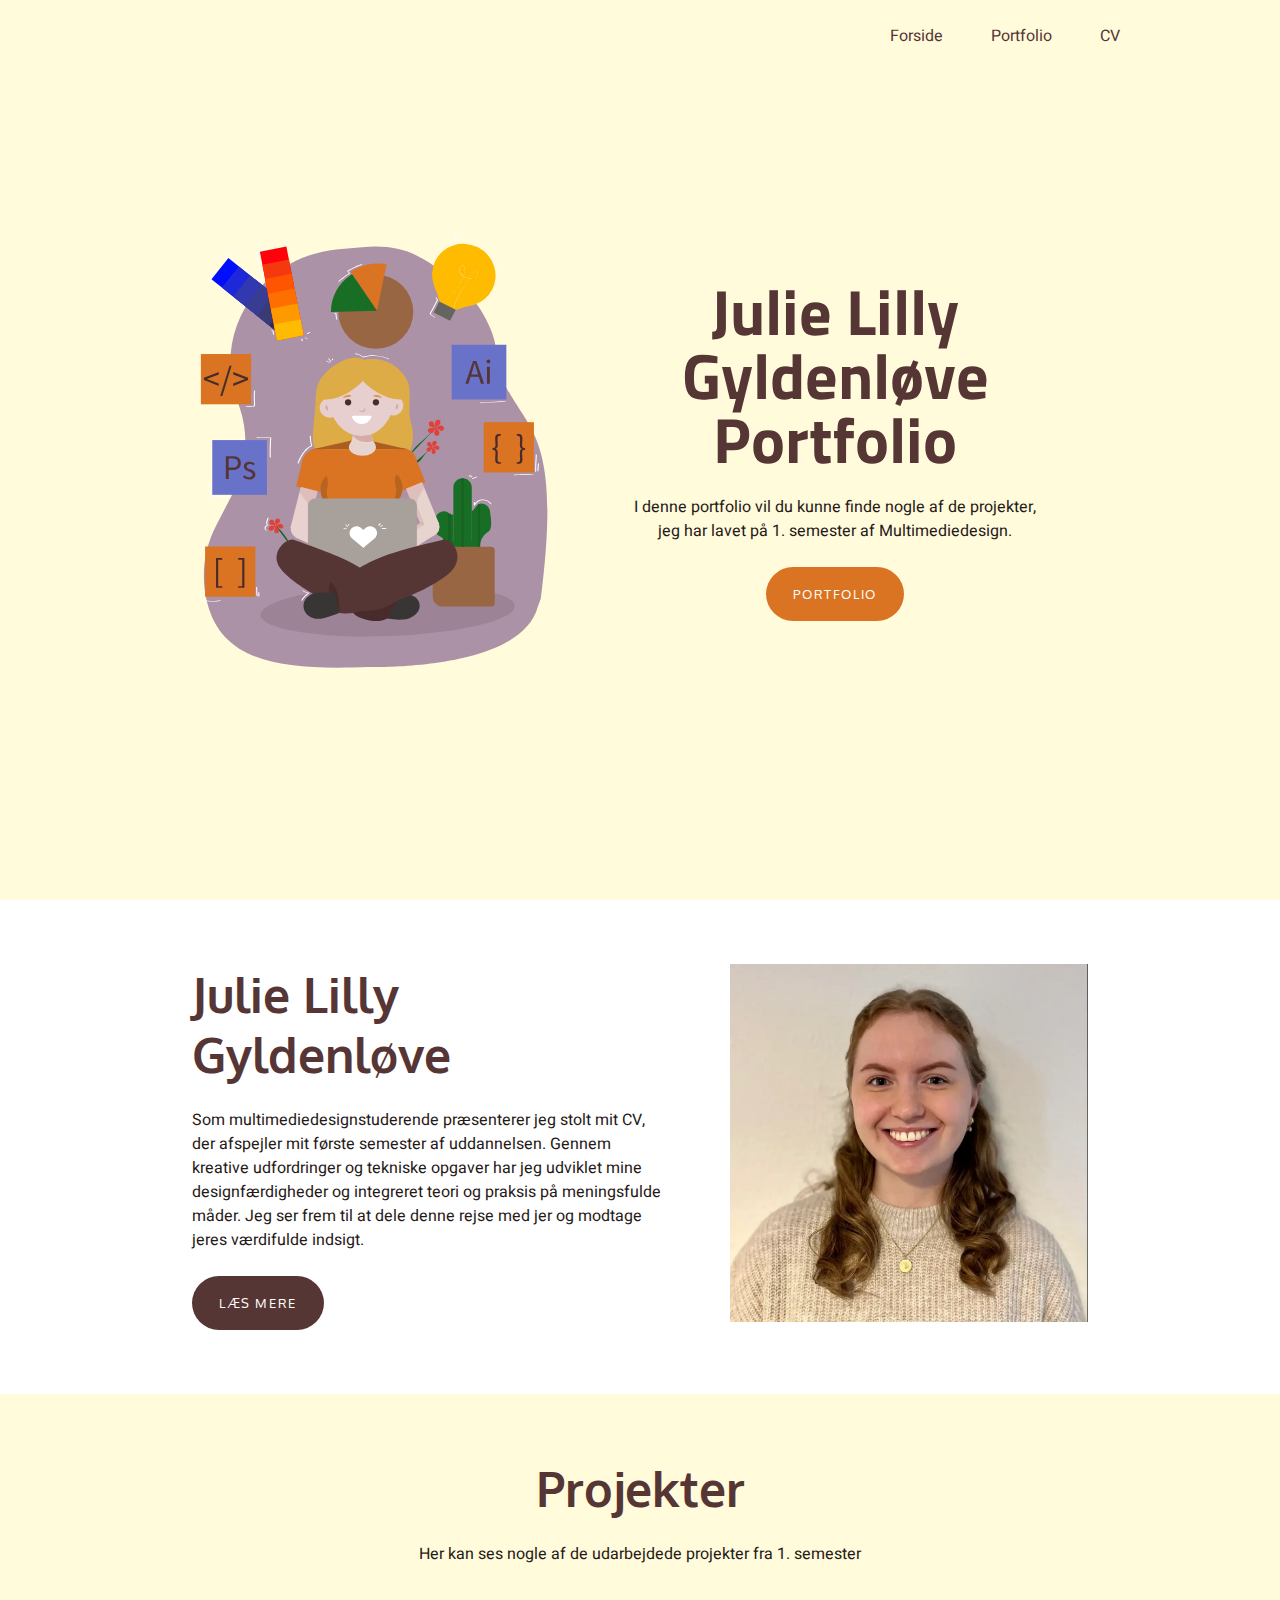
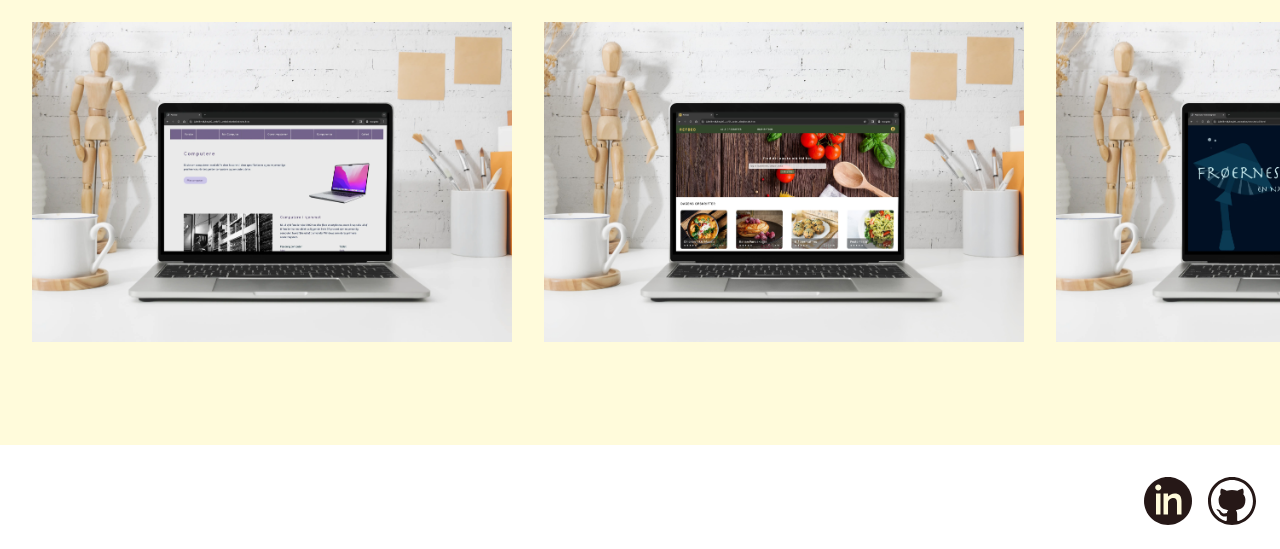
<file: index.html>
<!DOCTYPE html>
<html lang="da">

<head>
    <meta charset="UTF-8">
    <meta name="viewport" content="width=device-width, initial-scale=1.0">
    <title>Julie Lilly Gyldenløve</title>
    <link rel="stylesheet" href="css/layout.css">
    <link rel="stylesheet" href="css/style.css">
    <link rel="preconnect" href="https://fonts.googleapis.com">
    <link rel="preconnect" href="https://fonts.gstatic.com" crossorigin>
    <link href="https://fonts.googleapis.com/css2?family=Heebo&family=Oxygen&family=Titillium+Web:wght@600&display=swap"
        rel="stylesheet">
    <link rel="stylesheet"
        href="https://fonts.googleapis.com/css2?family=Material+Symbols+Outlined:opsz,wght,FILL,GRAD@24,400,0,0">
    <link href="https://fonts.googleapis.com/icon?family=Material+Icons" rel="stylesheet">
    <link rel="stylesheet" href="https://cdnjs.cloudflare.com/ajax/libs/font-awesome/4.7.0/css/font-awesome.min.css">
    <link rel="preconnect" href="https://fonts.googleapis.com">
    <link rel="preconnect" href="https://fonts.gstatic.com" crossorigin>
    <script src="js/script.js"></script>
    <link rel="apple-touch-icon" sizes="180x180" href="favicon_io/apple-touch-icon.png">
    <link rel="icon" type="image/png" sizes="32x32" href="favicon_io/favicon-32x32.png">
    <link rel="icon" type="image/png" sizes="16x16" href="favicon_io/favicon-16x16.png">
    <link rel="manifest" href="favicon_io/site.webmanifest">
</head>

<body>

    <header class="web">
        <ul class="web_ul">
            <li><a href="index.html">Forside</a></li>
            <li><a href="portfolio.html">Portfolio</a></li>
            <li><a href="cv.html">CV</a></li>
        </ul>
    </header>

    <header class="mobile">
        <button class="hamburger">
            <i class="menu_icon material-icons">menu</i>
            <i class="close_icon material-icons">close</i>
        </button>
    </header>

    <div class="menu">
        <ul>
            <li class="menu_item"><a href="index.html">Forside</a></li>
            <li class="menu_item"><a href="portfolio.html">Portfolio</a></li>
            <li class="menu_item"><a href="cv.html">CV</a></li>
        </ul>
    </div>

    <main id="forside">
        <section id="start" class="layout">
            <img src="img/Artboard_1.svg" alt="illustration af mig">
            <div class="info_1">
                <h1> Julie Lilly Gyldenløve <br> Portfolio</h1>
                <p>I denne portfolio vil du kunne finde nogle af de projekter, <br> jeg har lavet på 1. semester af
                    Multimediedesign.</p>
                <a href="portfolio.html" class="knap_1">Portfolio</a>
            </div>
        </section>

        <section class="layout om">
            <div class="info_2">
                <h2>Julie Lilly Gyldenløve</h2>
                <p>Som multimediedesignstuderende præsenterer jeg stolt mit CV, der afspejler mit første semester af
                    uddannelsen. Gennem kreative udfordringer og tekniske opgaver har jeg udviklet mine
                    designfærdigheder og integreret teori og praksis på meningsfulde måder. Jeg ser frem til at dele
                    denne rejse med jer og modtage jeres værdifulde indsigt.</p>
                <a href="cv.html" class="knap_2">Læs mere</a>
            </div>
            <img src="img/portrat.webp" alt="portrat af mig">
        </section>

        <section id="projekter">
            <h2>Projekter</h2>
            <p>Her kan ses nogle af de udarbejdede projekter fra 1. semester</p>
            <div id="projekt_container">
                <a href="https://julielilly.dk/kea/02_web/01_website/website/index.html" target="_blank"><img
                        src="img/02.01.02_img.webp" alt="Studiestartsprøven"></a>
                <a href="https://docs.google.com/document/d/1LIJ9eqHwDrVnFdRPIGnb3VKjPr7yW5uvbSWZep9XjMk/edit?usp=sharing"
                    target="_blank"><img src="img/03.04.02_img.jpg" alt="Dokumentation"></a>
                <a href="https://julielilly.dk/kea/04_animation/website/" target="_blank"><img
                        src="img/04.04.01_img.webp" alt="Temaopgave"></a>
                <a href="https://julielilly.github.io/videoopgave/" target="_blank"><img src="img/05.01.01_img.webp"
                        alt="Videosite"></a>
                <a href="https://magical-figolla-a3cc44.netlify.app/" target="_blank"><img src="img/05.02.01_img.webp"
                        alt="Virksomhedssite"></a>
            </div>
        </section>


    </main>

    <footer>
        <div id="socials">
            <a target="_blank" href="https://www.linkedin.com/in/julie-lilly-gyldenl%C3%B8ve-0870a6252/"
                id="linkedin_logo"></a>
            <a target="_blank" href="https://github.com/julielilly" id="github_logo"></a>
        </div>
    </footer>

</body>

</html>
</file>
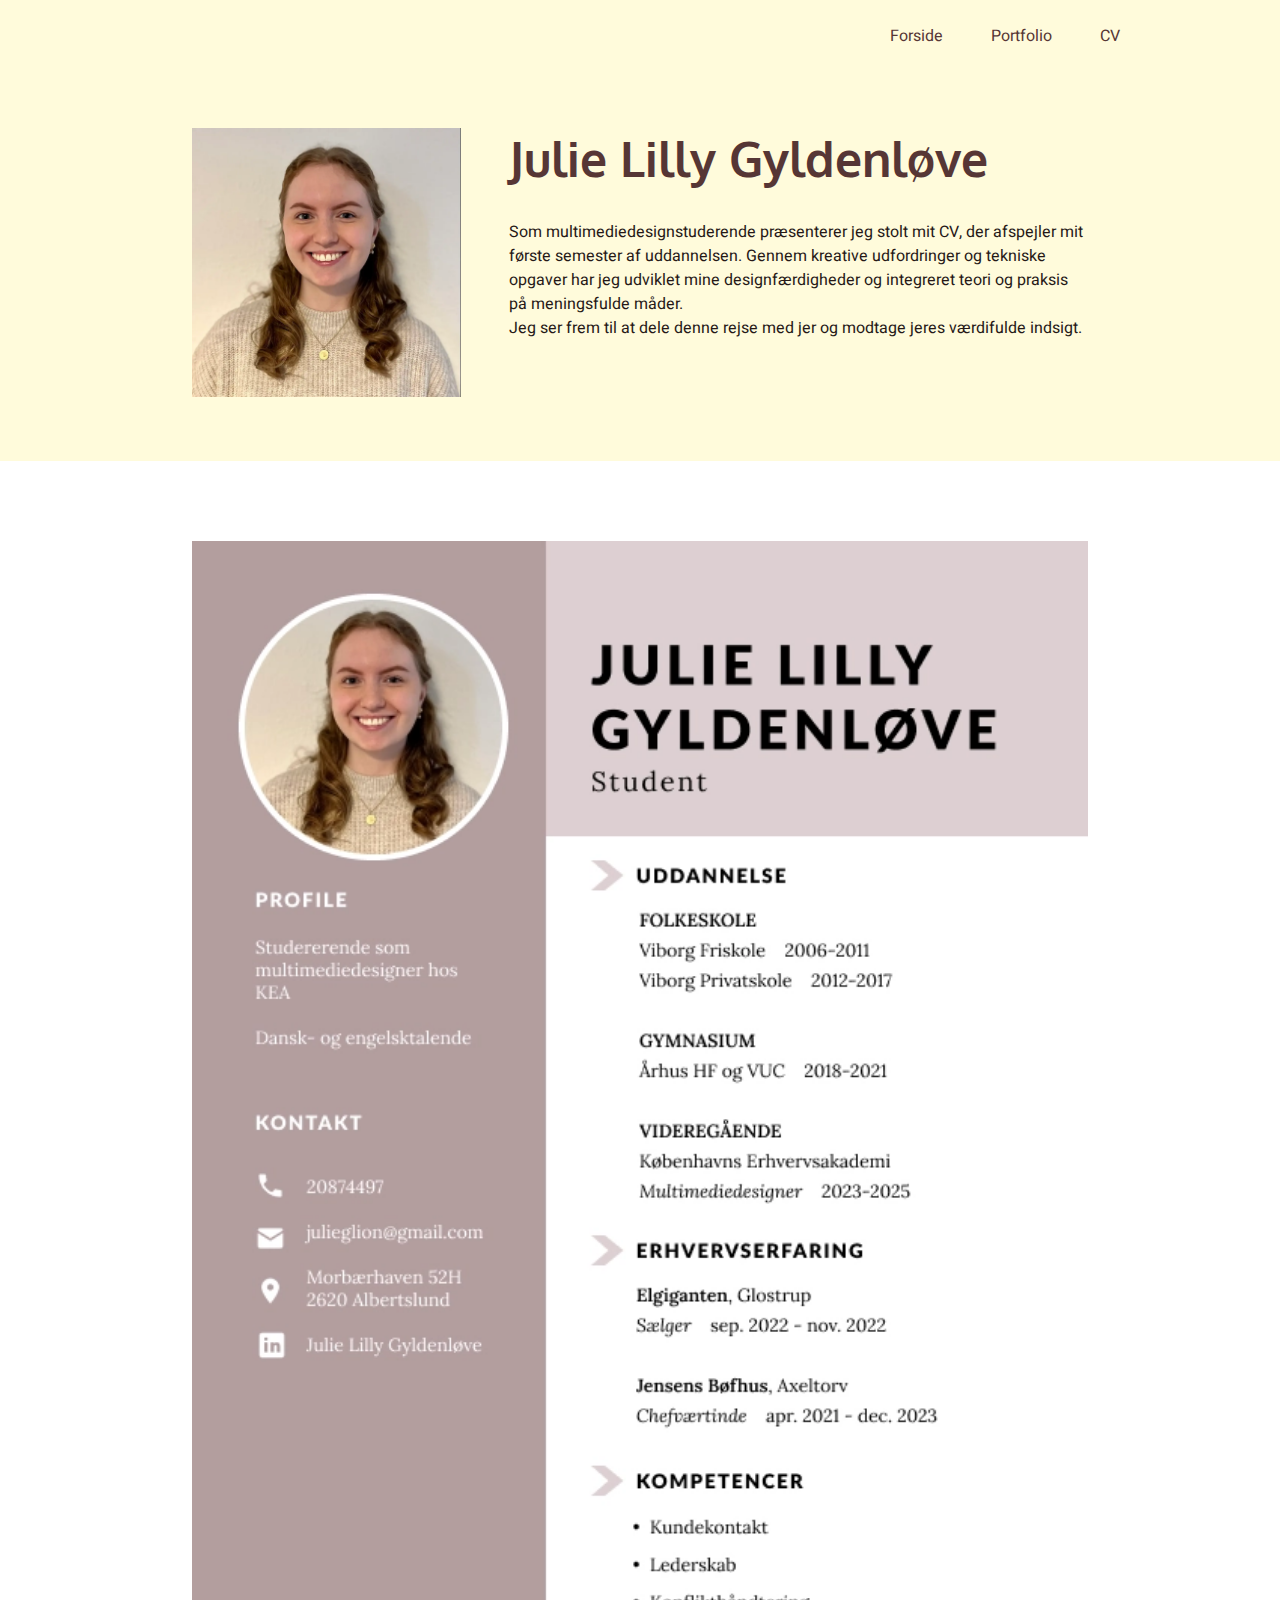
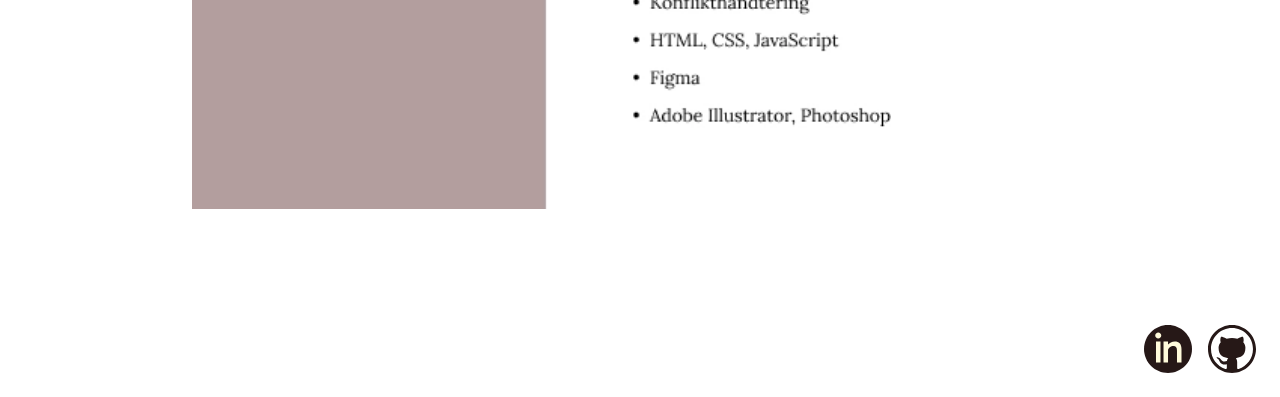
<file: cv.html>
<!DOCTYPE html>
<html lang="da">

<head>
    <meta charset="UTF-8">
    <meta name="viewport" content="width=device-width, initial-scale=1.0">
    <title>Julie CV</title>
    <link rel="stylesheet" href="css/layout.css">
    <link rel="stylesheet" href="css/style.css">
    <link rel="preconnect" href="https://fonts.googleapis.com">
    <link rel="preconnect" href="https://fonts.gstatic.com" crossorigin>
    <link href="https://fonts.googleapis.com/css2?family=Heebo&family=Oxygen&family=Titillium+Web:wght@600&display=swap"
        rel="stylesheet">
    <link rel="stylesheet"
        href="https://fonts.googleapis.com/css2?family=Material+Symbols+Outlined:opsz,wght,FILL,GRAD@24,400,0,0">
    <link href="https://fonts.googleapis.com/icon?family=Material+Icons" rel="stylesheet">
    <link rel="stylesheet" href="https://cdnjs.cloudflare.com/ajax/libs/font-awesome/4.7.0/css/font-awesome.min.css">
    <link rel="preconnect" href="https://fonts.googleapis.com">
    <link rel="preconnect" href="https://fonts.gstatic.com" crossorigin>
    <script src="js/script.js"></script>
    <link rel="apple-touch-icon" sizes="180x180" href="favicon_io/apple-touch-icon.png">
    <link rel="icon" type="image/png" sizes="32x32" href="favicon_io/favicon-32x32.png">
    <link rel="icon" type="image/png" sizes="16x16" href="favicon_io/favicon-16x16.png">
    <link rel="manifest" href="favicon_io/site.webmanifest">
</head>

<body>

    <header class="web">
        <ul class="web_ul">
            <li><a href="index.html">Forside</a></li>
            <li><a href="portfolio.html">Portfolio</a></li>
            <li><a href="cv.html">CV</a></li>
        </ul>
    </header>

    <header class="mobile">
        <button class="hamburger">
            <i class="menu_icon material-icons">menu</i>
            <i class="close_icon material-icons">close</i>
        </button>
    </header>

    <div class="menu">
        <ul>
            <li class="menu_item"><a href="index.html">Forside</a></li>
            <li class="menu_item"><a href="portfolio.html">Portfolio</a></li>
            <li class="menu_item"><a href="cv.html">CV</a></li>
        </ul>
    </div>

    <main id="cv">

        <section class="layout info_3">
            <img src="img/portrat.webp" alt="portrat" id="portrat">
            <div class="info_3">
                <h2>Julie Lilly Gyldenløve</h2>
                <p>Som multimediedesignstuderende præsenterer jeg stolt mit CV, der afspejler mit første semester af
                    uddannelsen. Gennem kreative udfordringer og tekniske opgaver har jeg udviklet mine
                    designfærdigheder og integreret teori og praksis på meningsfulde måder. <br> Jeg ser frem til at
                    dele
                    denne rejse med jer og modtage jeres værdifulde indsigt.</p>
            </div>
        </section>

        <img src="img/CV.webp" alt="mit CV" id="mit_cv">

    </main>

    <footer>
        <div id="socials">
            <a target="_blank" href="https://www.linkedin.com/in/julie-lilly-gyldenl%C3%B8ve-0870a6252/"
                id="linkedin_logo"></a>
            <a target="_blank" href="https://github.com/julielilly" id="github_logo"></a>
        </div>
    </footer>

</body>

</html>
</file>
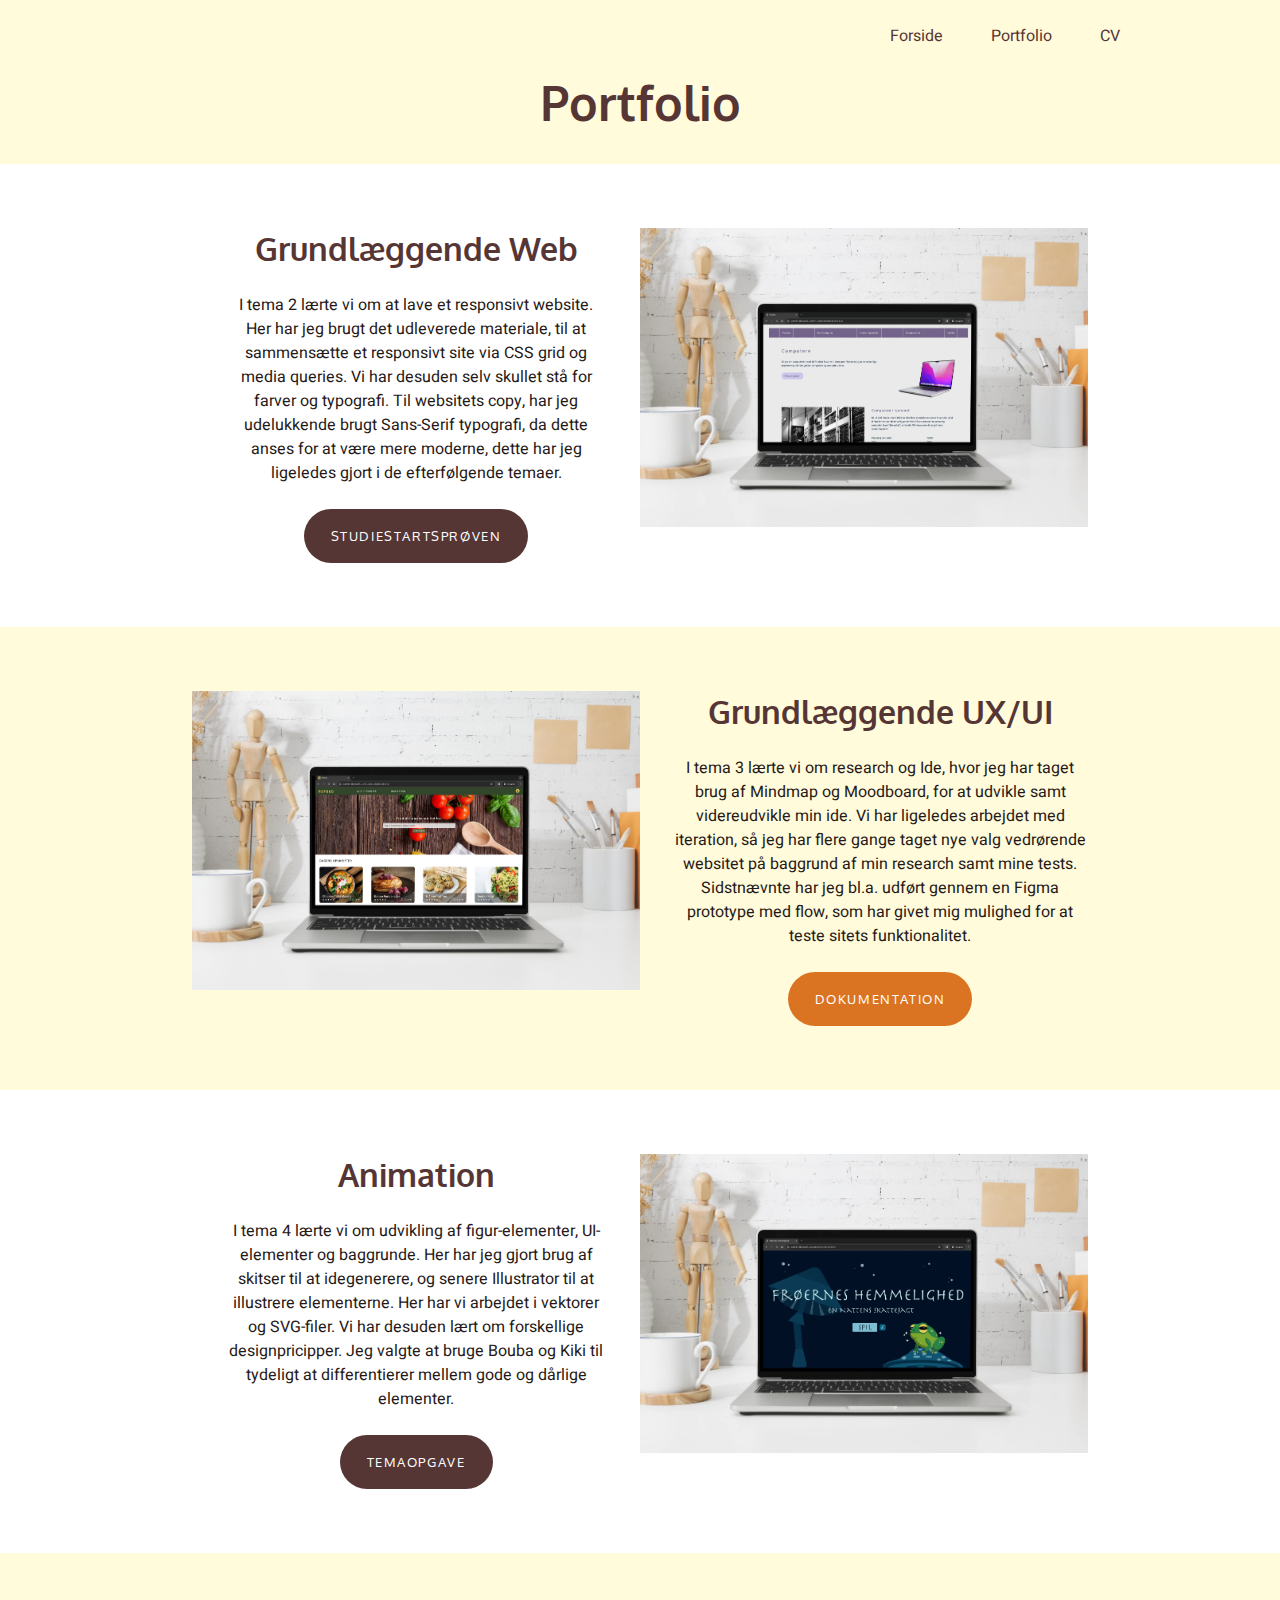
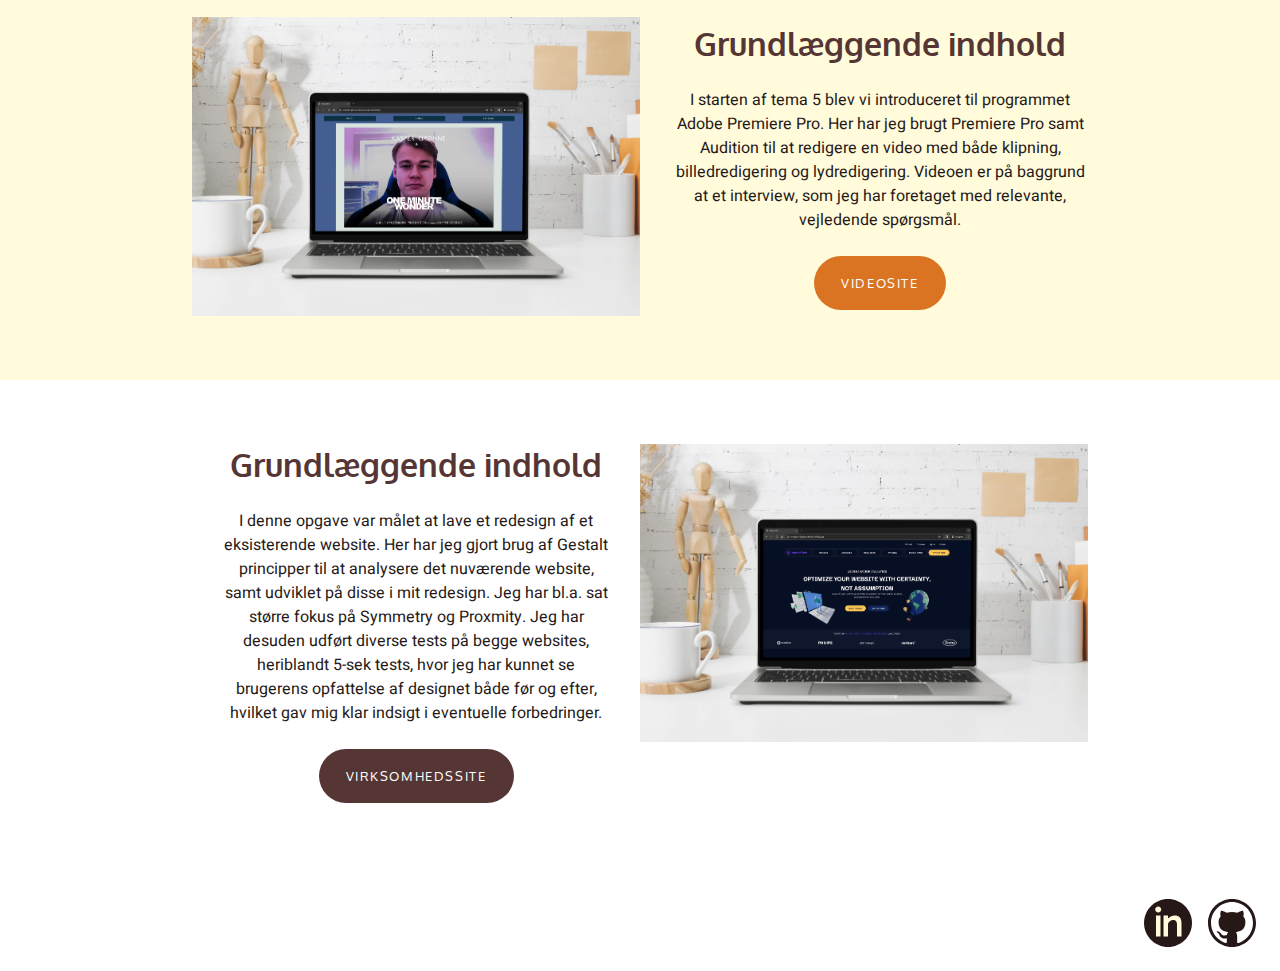
<file: portfolio.html>
<!DOCTYPE html>
<html lang="da">

<head>
    <meta charset="UTF-8">
    <meta name="viewport" content="width=device-width, initial-scale=1.0">
    <title>Julie Portfolio</title>
    <link rel="stylesheet" href="css/layout.css">
    <link rel="stylesheet" href="css/style.css">
    <link rel="preconnect" href="https://fonts.googleapis.com">
    <link rel="preconnect" href="https://fonts.gstatic.com" crossorigin>
    <link href="https://fonts.googleapis.com/css2?family=Heebo&family=Oxygen&family=Titillium+Web:wght@600&display=swap"
        rel="stylesheet">
    <link rel="stylesheet"
        href="https://fonts.googleapis.com/css2?family=Material+Symbols+Outlined:opsz,wght,FILL,GRAD@24,400,0,0">
    <link href="https://fonts.googleapis.com/icon?family=Material+Icons" rel="stylesheet">
    <link rel="stylesheet" href="https://cdnjs.cloudflare.com/ajax/libs/font-awesome/4.7.0/css/font-awesome.min.css">
    <link rel="preconnect" href="https://fonts.googleapis.com">
    <link rel="preconnect" href="https://fonts.gstatic.com" crossorigin>
    <script src="js/script.js"></script>
    <link rel="apple-touch-icon" sizes="180x180" href="favicon_io/apple-touch-icon.png">
    <link rel="icon" type="image/png" sizes="32x32" href="favicon_io/favicon-32x32.png">
    <link rel="icon" type="image/png" sizes="16x16" href="favicon_io/favicon-16x16.png">
    <link rel="manifest" href="favicon_io/site.webmanifest">
</head>

<body>

    <header class="web">
        <ul class="web_ul">
            <li><a href="index.html">Forside</a></li>
            <li><a href="portfolio.html">Portfolio</a></li>
            <li><a href="cv.html">CV</a></li>
        </ul>
    </header>

    <header class="mobile">
        <button class="hamburger">
            <i class="menu_icon material-icons">menu</i>
            <i class="close_icon material-icons">close</i>
        </button>
    </header>

    <div class="menu">
        <ul>
            <li class="menu_item"><a href="index.html">Forside</a></li>
            <li class="menu_item"><a href="portfolio.html">Portfolio</a></li>
            <li class="menu_item"><a href="cv.html">CV</a></li>
        </ul>
    </div>

    <main id="portfolio">
        <h2>Portfolio</h2>

        <section class="section_1 layout">
            <div class="info_1">
                <h3>Grundlæggende Web</h3>
                <p>I tema 2 lærte vi om at lave et responsivt website. <br> Her har jeg brugt det udleverede materiale,
                    til
                    at sammensætte et responsivt site via CSS grid og media queries.
                    Vi har desuden selv skullet stå for farver og typografi. Til websitets copy, har jeg udelukkende
                    brugt Sans-Serif typografi, da dette anses for at være mere moderne, dette har jeg ligeledes gjort i
                    de efterfølgende temaer.
                </p>
                <a target="_blank" href="https://julielilly.dk/kea/02_web/01_website/website/index.html"
                    class="knap_2">Studiestartsprøven</a>
            </div>
            <img src="img/02.01.02_img.webp" alt="Studiestartsprøven">
        </section>

        <section class="section_2 layout">
            <img src="img/03.04.02_img.jpg" alt="Dokumentation">
            <div class="info_1">
                <h3>Grundlæggende UX/UI</h3>
                <p>I tema 3 lærte vi om research og Ide, hvor jeg har taget brug af Mindmap og Moodboard, for at
                    udvikle samt videreudvikle min ide. Vi har ligeledes arbejdet med iteration, så jeg har flere gange
                    taget nye valg vedrørende websitet på baggrund af min research samt mine tests. Sidstnævnte har jeg
                    bl.a. udført gennem en Figma prototype med flow, som har givet mig mulighed for at teste sitets
                    funktionalitet. </p>
                <a target="_blank" href="https://docs.google.com/document/d/1LIJ9eqHwDrVnFdRPIGnb3VKjPr7yW5uvbSWZep9XjMk/edit?usp=sharing
                " class="knap_1">Dokumentation</a>
            </div>
        </section>

        <section class="section_1 layout">
            <div class="info_1">
                <h3>Animation</h3>
                <p>I tema 4 lærte vi om udvikling af figur-elementer, UI-elementer og baggrunde. Her har jeg gjort brug
                    af skitser til at idegenerere, og senere Illustrator til at illustrere elementerne. Her har vi
                    arbejdet i vektorer og SVG-filer.
                    Vi har desuden lært om forskellige designpricipper. Jeg valgte at bruge Bouba og Kiki til tydeligt
                    at differentierer mellem gode og dårlige elementer.
                </p>
                <a target="_blank" href="https://julielilly.dk/kea/04_animation/website/" class="knap_2">Temaopgave</a>
            </div>
            <img src="img/04.04.01_img.webp" alt="Temaopgave">
        </section>

        <section class="section_2 layout">
            <img src="img/05.01.01_img.webp" alt="Videosite">
            <div class="info_1">
                <h3>Grundlæggende indhold</h3>
                <p>I starten af tema 5 blev vi introduceret til programmet Adobe Premiere Pro. Her har jeg brugt
                    Premiere Pro samt Audition til at redigere en video med både klipning, billedredigering og
                    lydredigering. Videoen er på baggrund at et interview, som jeg har foretaget med relevante,
                    vejledende spørgsmål. </p>
                <a target="_blank" href="https://julielilly.github.io/videoopgave/
                " class="knap_1">Videosite</a>
            </div>
        </section>

        <section class="section_1 layout">
            <div class="info_1">
                <h3>Grundlæggende indhold</h3>
                <p>I denne opgave var målet at lave et redesign af et eksisterende website. Her har jeg gjort brug af
                    Gestalt principper til at analysere det nuværende website, samt udviklet på disse i mit redesign.
                    Jeg har bl.a. sat større fokus på Symmetry og Proxmity. Jeg har desuden udført diverse tests på
                    begge websites, heriblandt 5-sek tests, hvor jeg har kunnet se brugerens opfattelse af designet både
                    før og efter, hvilket gav mig klar indsigt i eventuelle forbedringer. </p>
                <a target="_blank" href="https://magical-figolla-a3cc44.netlify.app/" class="knap_2">Virksomhedssite</a>
            </div>
            <img src="img/05.02.01_img.webp" alt="Virksomhedssite">
        </section>

    </main>

    <footer>
        <div id="socials">
            <a target="_blank" href="https://www.linkedin.com/in/julie-lilly-gyldenl%C3%B8ve-0870a6252/"
                id="linkedin_logo"></a>
            <a target="_blank" href="https://github.com/julielilly" id="github_logo"></a>
        </div>
    </footer>

</body>

</html>
</file>
<file: css/layout.css>
* {
  margin: 0;
  padding: 0;
  box-sizing: border-box;
}

.layout {
  display: flex;
  flex-direction: row;
  padding: 4rem 15% 4rem 15%;
  width: 100%;
}

/* header */

header {
  width: 100%;
  position: fixed;
  z-index: 99;
  top: 0;
}
.web_ul {
  display: flex;
  flex-direction: row;
  gap: 3rem;
  justify-content: end;
  max-width: 75%;
  margin: auto;
  padding: 1.5rem 0 1.5rem 0;
}

/* footer */

footer {
  margin-top: 2rem;
}

#socials {
  display: flex;
  flex-direction: row;
  gap: 1rem;
  justify-content: end;
  margin: 1rem;
  padding: 0 0.5rem 0.5rem 0;
}

/* forside */

#start {
  padding-top: 4rem;
  height: 100vh;
}
#start img {
  width: 40%;
}

.info_1,
.info_2 {
  display: flex;
  flex-direction: column;
  justify-content: center;
  gap: 1.5rem;
  padding-left: 2rem;
  text-align: center;
}

.info_2 {
  text-align: left;
  padding: 0 4rem 0 0;
}
.om .knap_2 {
  margin: 0;
}
.om img {
  max-width: 40%;
  height: 40%;
}

#projekter {
  display: flex;
  flex-direction: column;
  justify-content: center;
  gap: 1.5rem;
  text-align: center;
  padding: 4rem 0 4rem 0;
}

#projekt_container {
  display: flex;
  flex-direction: row;
  gap: 2rem;
  justify-content: space-between;
  width: 100%;
  overflow-x: auto;
  padding: 2rem;
}
#projekt_container img {
  width: 30rem;
}

/* portfolio */

#portfolio img {
  width: 50%;
  height: 50%;
}
#portfolio h2 {
  padding: 4.5rem 0 2rem 0;
  text-align: center;
}
.section_1 div {
  padding-right: 2rem;
}

/* CV */

#portrat {
  width: 30%;
  height: 30%;
}

#cv section {
  padding: 8rem 15% 4rem 15%;
}

.info_3 {
  padding-left: 3rem;
}
.info_3 p {
  padding-top: 2rem;
}

#mit_cv {
  width: 100%;
  padding: 5rem 15% 5rem 15%;
}

/* mobile */

@media (max-width: 900px) {
  .web {
    display: none;
  }

  .layout:not(#start) {
    padding: 4rem 10% 4rem 10%;
    display: flex;
    flex-direction: column;
    width: 100%;
  }
  #forside .layout:first-of-type {
    padding: 4rem 0 0 0;
  }

  /* header */

  .web_ul {
    display: none;
  }

  /* forside */

  #start img {
    width: 45%;
    height: 45%;
    margin: 2rem auto 2rem auto;
  }
  #start {
    display: flex;
    flex-direction: column-reverse;
    padding-top: 4rem;
  }

  .info_1,
  .info_2 {
    padding-left: 0;
  }

  .info_2 {
    padding: 0 0 2rem 0;
  }
  .om img {
    max-width: 80%;
    height: 80%;
  }

  #projekt_container img {
    width: 22rem;
  }

  /* portfolio */

  #portfolio .info_1 {
    padding-bottom: 2rem;
  }

  #portfolio img {
    width: 100%;
    height: 100%;
    margin: auto;
  }
  .section_1 div {
    padding-right: 0;
  }
  .section_2 {
    flex-direction: column-reverse !important;
  }

  /* CV */

  #portrat {
    width: 80%;
    padding-top: 2rem;
  }
  #cv section {
    flex-direction: column-reverse !important;
    padding: 8rem 15% 4rem 15%;
  }
  .info_3 {
    padding: 2rem 0 0 0;
  }

  #mit_cv {
    padding: 5rem 10% 5rem 10%;
  }
}

/* burgermenu */

.hamburger {
  background: none;
  cursor: pointer;
  border: none;
  margin: 1rem 2rem 0.5rem 0;
  float: right;
}
.menu {
  position: fixed;
  text-align: center;
  padding-top: 3rem;
  margin-top: 4.7rem;
  z-index: 98;
  width: 100%;
  height: 90%;
}
.menu_item {
  padding: 1rem 2rem 2rem 0;
  font-size: 1.5rem;
}

.hide {
  display: none !important;
}

@media (min-width: 901px) {
  .menu,
  .mobile {
    display: none;
  }
}
</file>
<file: css/style.css>
:root {
  --white: #ffffff;
  --yellow: #fffbdb;
  --orange: #da7422;
  --purble: #ac92a6;
  --brown: #563635;
  --dark-brown: #261817;
}

h1 {
  font-family: "Titillium Web", sans-serif;
  color: var(--brown);
  font-size: 4rem;
  line-height: 4rem;
}
h2 {
  font-family: "Oxygen", sans-serif;
  color: var(--brown);
  font-size: 3rem;
}
h3 {
  font-family: "Oxygen", sans-serif;
  color: var(--brown);
  font-size: 2rem;
}
p {
  font-family: "Heebo", sans-serif;
  color: var(--dark-brown);
}
a {
  font-family: "Heebo", sans-serif;
  color: var(--brown);
}
a:hover {
  color: var(--purble);
}

.knap_1,
.knap_2 {
  width: fit-content;
  padding: 1rem 1.5rem 1rem 1.5rem;
  border: transparent 0.2rem solid;
  border-radius: 3rem;
  margin: 0 auto 0 auto;
  color: var(--white);
  text-decoration: none;
  text-transform: uppercase;
  font-family: "Oxygen", sans-serif;
  letter-spacing: 0.1rem;
  font-size: 0.8rem;
}
.knap_1 {
  background-color: var(--orange);
}
.knap_1:hover {
  background-color: transparent;
  color: var(--brown);
  border: var(--orange) 0.2rem solid;
}
.knap_2 {
  background-color: var(--brown);
}
.knap_2:hover {
  background-color: transparent;
  color: var(--brown);
  border: var(--brown) 0.2rem solid;
}

/* header */

header {
  background-color: var(--yellow);
}

ul li a {
  text-decoration: none;
}
ul li {
  list-style: none;
}

/* footer */

#linkedin_logo,
#github_logo {
  display: block;
  background-size: cover;
  height: 3rem;
  width: 3rem;
}
#linkedin_logo {
  background-image: url("../img/linkedin_1.svg");
}
#linkedin_logo:hover {
  background-image: url("../img/linkedin_2.svg");
}
#github_logo {
  background-image: url("../img/github_1.svg");
}
#github_logo:hover {
  background-image: url("../img/github_2.svg");
}

/* forside, portfolio */

#start,
#projekter,
#portfolio h2,
.section_2,
#cv section {
  background-color: var(--yellow);
}

@media (max-width: 900px) {
  h1 {
    font-size: 3rem;
    line-height: 3rem;
  }
  h2 {
    font-size: 2.5rem;
  }

  /* header */

  header {
    background-color: var(--yellow);
  }

  ul li a {
    text-decoration: none;
  }
  ul li {
    list-style: none;
  }
}

/* burgermenu */

.mobile i {
  color: var(--brown);
  font-size: 3rem;
}
.menu {
  list-style: none;
  background-color: var(--yellow);
  border-top: solid var(--brown) 2px;
  border-bottom: solid var(--brown) 2px;
}

/* scrollbar */

::-webkit-scrollbar {
  height: 5px;
  width: 5px;
  background: rgb(255, 255, 255, 0.7);
}
::-webkit-scrollbar-thumb {
  background: rgb(38, 24, 23, 0.5);
  border-radius: 10px;
}
</file>
